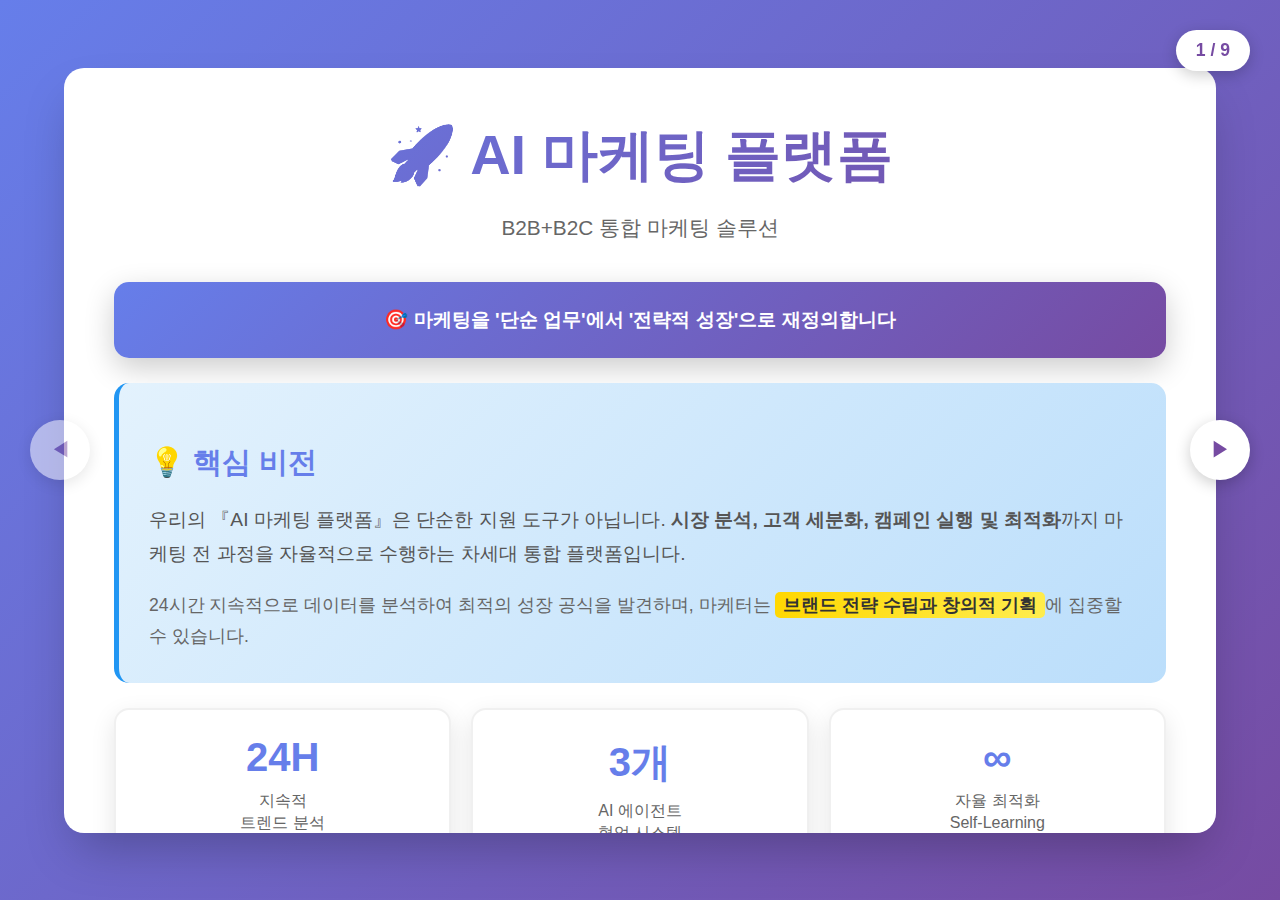
<file: marketting/index.html>
<!DOCTYPE html>
<html lang="ko">
<head>
    <meta charset="UTF-8">
    <meta name="viewport" content="width=device-width, initial-scale=1.0">
    <title>AI 마케팅 플랫폼 - 경영진 제안서</title>
    <link rel="stylesheet" href="styles.css">
</head>
<body>
    <div class="presentation-container">
        <!-- Slide 1: Title -->
        <div class="slide active">
            <div class="logo">🚀 AI 마케팅 플랫폼</div>
            <div class="subtitle">B2B+B2C 통합 마케팅 솔루션</div>
            
            <div class="highlight-box">
                🎯 <strong>마케팅을 '단순 업무'에서 '전략적 성장'으로 재정의합니다</strong>
            </div>
            
            <div class="vision-section">
                <h2>💡 핵심 비전</h2>
                <p style="font-size: 1.2em; line-height: 1.8; color: #555;">
                    우리의 『AI 마케팅 플랫폼』은 단순한 지원 도구가 아닙니다. 
                    <strong>시장 분석, 고객 세분화, 캠페인 실행 및 최적화</strong>까지 
                    마케팅 전 과정을 자율적으로 수행하는 차세대 통합 플랫폼입니다.
                </p>
                <br>
                <p style="font-size: 1.1em; line-height: 1.8; color: #666;">
                    24시간 지속적으로 데이터를 분석하여 최적의 성장 공식을 발견하며, 
                    마케터는 <span class="highlight">브랜드 전략 수립과 창의적 기획</span>에 집중할 수 있습니다.
                </p>
            </div>

            <div class="stats-grid">
                <div class="stat-card">
                    <div class="stat-number">24H</div>
                    <div class="stat-label">지속적<br>트렌드 분석</div>
                </div>
                <div class="stat-card">
                    <div class="stat-number">3개</div>
                    <div class="stat-label">AI 에이전트<br>협업 시스템</div>
                </div>
                <div class="stat-card">
                    <div class="stat-number">∞</div>
                    <div class="stat-label">자율 최적화<br>Self-Learning</div>
                </div>
            </div>
        </div>

        <!-- Slide 2: Market Opportunity -->
        <div class="slide">
            <h1>📊 시장 기회</h1>
            
            <div class="highlight-box">
                🚀 <strong>AI 마케팅 + AI 에이전트 두 시장 동시 진입</strong> 🚀
            </div>

            <div class="vision-section">
                <h2 style="text-align: center;">🎯 입증된 성장 vs 미래 전망</h2>
                <div style="display: grid; grid-template-columns: repeat(2, 1fr); gap: 30px; margin-top: 25px;">
                    <div style="background: linear-gradient(135deg, #667eea 0%, #764ba2 100%); color: white; padding: 25px; border-radius: 15px;">
                        <h3 style="color: white; text-align: center;">AI 마케팅 시장</h3>
                        <div style="text-align: center; margin: 20px 0;">
                            <div style="font-size: 1.3em; font-weight: bold; margin-bottom: 10px;">입증된 성장</div>
                            <div style="font-size: 1.5em;">16조 → 37조</div>
                            <div style="font-size: 0.8em; margin-bottom: 15px;">2022년 → 2024년 (실제 성장)</div>
                            <div style="font-size: 1.3em; font-weight: bold; margin-bottom: 10px;">미래 전망</div>
                            <div style="font-size: 1.5em;">37조 → 278조</div>
                            <div style="font-size: 0.8em;">2024년 → 2033년 예상 (26.7% CAGR)</div>
                        </div>
                        <ul style="font-size: 0.85em;">
                            <li>마케팅 자동화 솔루션</li>
                            <li>개인화 캠페인 관리</li>
                            <li>고객 여정 최적화</li>
                        </ul>
                    </div>
                    <div style="background: linear-gradient(135deg, #f093fb 0%, #f5576c 100%); color: white; padding: 25px; border-radius: 15px;">
                        <h3 style="color: white; text-align: center;">AI 에이전트 시장</h3>
                        <div style="text-align: center; margin: 20px 0;">
                            <div style="font-size: 1.3em; font-weight: bold; margin-bottom: 10px;">신흥 시장</div>
                            <div style="font-size: 1.5em;">2조 → 7조</div>
                            <div style="font-size: 0.8em; margin-bottom: 15px;">2022년 → 2024년 (급성장)</div>
                            <div style="font-size: 1.3em; font-weight: bold; margin-bottom: 10px;">미래 전망</div>
                            <div style="font-size: 1.5em;">7조 → 65조</div>
                            <div style="font-size: 0.8em;">2024년 → 2030년 예상 (45.8% CAGR)</div>
                        </div>
                        <ul style="font-size: 0.85em;">
                            <li>자율 의사결정 시스템</li>
                            <li>멀티 에이전트 협업</li>
                            <li>지능형 자동화</li>
                        </ul>
                    </div>
                </div>
            </div>

            <div class="competitive-advantage">
                <h2 style="color: white; text-align: center;">⚡ 시너지 효과: 1+1 > 2</h2>
                <div style="display: grid; grid-template-columns: repeat(3, 1fr); gap: 20px; margin-top: 25px;">
                    <div style="text-align: center; background: rgba(255,255,255,0.1); padding: 20px; border-radius: 10px;">
                        <h4 style="color: #ffd93d;">기술적 시너지</h4>
                        <p style="font-size: 0.9em; margin-top: 10px;">
                            3개 AI 에이전트가<br>
                            마케팅 프로세스를<br>
                            <strong>완전 자동화</strong>
                        </p>
                    </div>
                    <div style="text-align: center; background: rgba(255,255,255,0.1); padding: 20px; border-radius: 10px;">
                        <h4 style="color: #ffd93d;">시장 확장성</h4>
                        <p style="font-size: 0.9em; margin-top: 10px;">
                            마케팅 솔루션을<br>
                            다른 업무 영역으로<br>
                            <strong>확장 가능</strong>
                        </p>
                    </div>
                    <div style="text-align: center; background: rgba(255,255,255,0.1); padding: 20px; border-radius: 10px;">
                        <h4 style="color: #ffd93d;">차별화 우위</h4>
                        <p style="font-size: 0.9em; margin-top: 10px;">
                            단순 툴이 아닌<br>
                            지능형 에이전트로<br>
                            <strong>포지셔닝</strong>
                        </p>
                    </div>
                </div>
            </div>

            <div class="vision-section">
                <h2>🇰🇷 국내 시장 현황</h2>
                <div style="display: grid; grid-template-columns: repeat(2, 1fr); gap: 25px; margin-top: 20px;">
                    <div style="background: linear-gradient(135deg, #2196f3 0%, #1976d2 100%); color: white; padding: 25px; border-radius: 15px;">
                        <h3 style="color: white; text-align: center;">디지털 광고 시장</h3>
                        <div style="text-align: center; margin: 20px 0;">
                            <div style="font-size: 1.3em; font-weight: bold; margin-bottom: 10px;">실제 성장</div>
                            <div style="font-size: 1.5em;">7.8조 → 9.3조</div>
                            <div style="font-size: 0.8em; margin-bottom: 15px;">2022년 → 2023년 (19% 성장)</div>
                            <div style="font-size: 1.3em; font-weight: bold; margin-bottom: 10px;">예상 규모</div>
                            <div style="font-size: 1.5em;">9.3조 → 15조</div>
                            <div style="font-size: 0.8em;">2023년 → 2028년 예상</div>
                        </div>
                    </div>
                    <div style="background: linear-gradient(135deg, #4caf50 0%, #388e3c 100%); color: white; padding: 25px; border-radius: 15px;">
                        <h3 style="color: white; text-align: center;">마케팅 자동화 시장</h3>
                        <div style="text-align: center; margin: 20px 0;">
                            <div style="font-size: 1.3em; font-weight: bold; margin-bottom: 10px;">현재 규모</div>
                            <div style="font-size: 1.5em;">3.5조 → 5.2조</div>
                            <div style="font-size: 0.8em; margin-bottom: 15px;">2022년 → 2024년 (48% 성장)</div>
                            <div style="font-size: 1.3em; font-weight: bold; margin-bottom: 10px;">성장 전망</div>
                            <div style="font-size: 1.5em;">5.2조 → 22조</div>
                            <div style="font-size: 0.8em;">2024년 → 2030년 예상 (27% CAGR)</div>
                        </div>
                    </div>
                </div>
            </div>

            <div class="advantage-grid">
                <div class="feature-card">
                    <div class="feature-title">🔥 시장 성장 동력</div>
                    <ul>
                        <li>개인화 마케팅 수요 급증</li>
                        <li>자율 AI 시스템 도입 가속화</li>
                        <li>즉시 데이터 분석 필요성</li>
                        <li>멀티채널 통합 관리 필수화</li>
                    </ul>
                </div>
                <div class="feature-card">
                    <div class="feature-title">🚪 시장 진입 기회</div>
                    <ul>
                        <li>국내 전문 솔루션 공백</li>
                        <li>AI 에이전트 기술 초기 단계</li>
                        <li>한국 시장 특화 요구</li>
                        <li>두 시장 융합 솔루션 부재</li>
                    </ul>
                </div>
            </div>
        </div>

        <!-- Slide 3: Core Architecture -->
        <div class="slide">
            <h1>🧠 핵심 아키텍처</h1>
            
            <div class="highlight-box">
                ⚡ <strong>3개 전문 AI 에이전트의 협업 아키텍처</strong> ⚡
            </div>
            
            <div class="feature-grid">
                <div class="feature-card">
                    <div class="feature-title">① 📊 시장의 흐름을 감지하는 AI 트렌드 분석가</div>
                    <ul>
                        <li>소셜미디어, 유튜브, 온라인 커뮤니티 지속 분석</li>
                        <li>텍스트, 이미지, 영상에서 트렌드 신호 포착</li>
                        <li>결과물: <span class="highlight">트렌드 DNA</span> (채널, 소비자, 감성, 확산 속도)</li>
                    </ul>
                    <div class="tech-stack">
                        <strong>🔄 작동 프로세스:</strong>
                        <ol style="margin-top: 10px; font-size: 0.9em;">
                            <li><strong>데이터 수집:</strong> 인스타그램, 유튜브, 네이버 등 24시간 모니터링</li>
                            <li><strong>신호 감지:</strong> 키워드 급증, 이미지 패턴, 인플루언서 영향도 분석</li>
                            <li><strong>트렌드 DNA 생성:</strong> AI가 트렌드명 자동 명명, 핵심 고객층 분석</li>
                        </ol>
                    </div>
                </div>

                <div class="feature-card">
                    <div class="feature-title">② 👥 고객의 마음을 읽는 AI 페르소나 분석가</div>
                    <ul>
                        <li>트렌드 DNA + 내부 CRM 데이터 즉시 융합</li>
                        <li>행동과 관심사 기반 동적 세분화</li>
                        <li>결과물: <span class="highlight">동적 페르소나</span> 자동 생성 및 분류</li>
                    </ul>
                    <div class="tech-stack">
                        <strong>🔄 작동 프로세스:</strong>
                        <ol style="margin-top: 10px; font-size: 0.9em;">
                            <li><strong>데이터 융합:</strong> 트렌드 DNA와 내부 CRM 데이터 결합</li>
                            <li><strong>패턴 매칭:</strong> AI 기반 트렌드 관심도 점수화</li>
                            <li><strong>페르소나 생성:</strong> 동적 업데이트되는 실시간 세그먼트</li>
                        </ol>
                    </div>
                </div>

                <div class="feature-card">
                    <div class="feature-title">③ 🎯 최적의 전략을 실행하는 AI 마케팅 전략가</div>
                    <ul>
                        <li>페르소나별 최적 상품, 메시지, 채널 전략 수립</li>
                        <li>캠페인 자동 생성 및 집행 (API 연동)</li>
                        <li>결과물: <span class="highlight">자율 최적화</span> (Self-Optimization)</li>
                    </ul>
                    <div class="tech-stack">
                        <strong>🔄 작동 프로세스:</strong>
                        <ol style="margin-top: 10px; font-size: 0.9em;">
                            <li><strong>전략 수립:</strong> 페르소나별 맞춤 상품/메시지/채널 결정</li>
                            <li><strong>캠페인 실행:</strong> 크리에이티브 자동 생성 및 타겟팅</li>
                            <li><strong>지속 최적화:</strong> 성과 기반 예산 자동 재분배</li>
                        </ol>
                    </div>
                </div>
            </div>
        </div>

        <!-- Slide 4: Business Value -->
        <div class="slide">
            <h1>💎 사업 가치 및 기대 효과</h1>
            
            <div class="highlight-box">
                💪 <strong>B2B와 B2C를 동시에 혁신하는 통합 플랫폼</strong> 💪
            </div>

            <div class="feature-grid">
                <div class="competitive-advantage" style="margin: 0;">
                    <h3 style="color: white; text-align: center;">🏢 기업 고객 가치</h3>
                    <p style="text-align: center; margin-bottom: 15px;">(예: 아모레퍼시픽)</p>
                    <ul>
                        <li><strong>시간 단축:</strong> 주 단위 → 시간 단위 의사결정</li>
                        <li><strong>ROI 극대화:</strong> 데이터 기반 정밀 타겟팅</li>
                        <li><strong>신제품 성공률:</strong> 시장 니즈 정확한 예측</li>
                    </ul>
                </div>
                
                <div class="feature-card">
                    <div class="feature-title">👤 개인 고객 가치</div>
                    <p style="margin-bottom: 15px;">개인 맞춤형 쇼핑 컨시어지</p>
                    <ul>
                        <li><strong>AI 뷰티 컨설턴트:</strong> 피부 타입별 제품 추천</li>
                        <li><strong>트렌드 알림:</strong> 관심사 기반 신제품 발견</li>
                        <li><strong>가격 최적화:</strong> 개인별 할인/혜택 자동 적용</li>
                    </ul>
                </div>
            </div>

            <div class="vision-section">
                <h2>🎯 B2B 활용 시나리오</h2>
                <p style="line-height: 1.8; color: #666; font-size: 1.1em;">
                    <strong>사례:</strong> 아모레퍼시픽 '글로우 세럼' 신제품 출시<br><br>
                    <strong>AI 플랫폼 활용 과정:</strong><br>
                    • AI가 '글로우 메이크업' 트렌드를 즉시 감지<br>
                    • 관심 고객층을 자동으로 세분화하여 페르소나 생성<br>
                    • 각 페르소나별 맞춤형 메시지와 크리에이티브 자동 생성<br>
                    • 다채널 캠페인 동시 집행 및 즉시 성과 최적화
                </p>
            </div>

            <div class="stats-grid">
                <div class="stat-card">
                    <div class="stat-number">주→시간</div>
                    <div class="stat-label">트렌드 감지<br>→ 캠페인 실행</div>
                </div>
                <div class="stat-card">
                    <div class="stat-number">100%</div>
                    <div class="stat-label">데이터 기반<br>자동 의사결정</div>
                </div>
                <div class="stat-card">
                    <div class="stat-number">24/7</div>
                    <div class="stat-label">지속적 A/B 테스트<br>및 최적화</div>
                </div>
            </div>
        </div>

        <!-- Slide 5: Personal Shopping Assistant -->
        <div class="slide">
            <h1>🛍️ 개인 쇼핑 어시스턴트</h1>
            
            <div class="highlight-box">
                ⚡ <strong>독보적 차별화: AI가 개인 전용 쇼핑 컨시어지가 됩니다</strong> ⚡
            </div>
            
            <div class="competitive-advantage">
                <h2 style="color: white; text-align: center;">🚀 Phase 1: AI 트렌드 큐레이션 서비스</h2>
                <div style="text-align: center; margin-top: 25px;">
                    <p style="font-size: 1.2em; line-height: 1.8;">
                        <strong style="color: #ffd93d;">AI가 24시간 수집한 트렌드 인사이트를</strong><br>
                        개인 맞춤형으로 큐레이션하여 전달합니다
                    </p>
                    <div style="margin-top: 25px; padding: 20px; background: rgba(255,255,255,0.1); border-radius: 10px;">
                        <p style="font-size: 1.1em;">
                            📡 <strong>AI 크롤링</strong> → 🧠 <strong>트렌드 분석</strong> → 🎁 <strong>개인 추천</strong>
                        </p>
                    </div>
                </div>
            </div>

            <div class="feature-grid">
                <div class="feature-card">
                    <div class="feature-title">🎯 AI 기반 큐레이션</div>
                    <ul>
                        <li><strong>실시간 트렌드:</strong> SNS에서 뜨는 아이템 즉시 포착</li>
                        <li><strong>인플루언서 Pick:</strong> 유명인이 쓰는 제품 자동 발견</li>
                        <li><strong>가격 트래킹:</strong> 관심 상품 최저가 알림</li>
                    </ul>
                </div>
                
                <div class="feature-card">
                    <div class="feature-title">💡 스마트 쇼핑 도우미</div>
                    <ul>
                        <li><strong>리뷰 AI 요약:</strong> 수백 개 리뷰를 한눈에</li>
                        <li><strong>비교 분석:</strong> 유사 상품 장단점 정리</li>
                        <li><strong>구매 타이밍:</strong> 세일 예측 및 알림</li>
                    </ul>
                </div>
                
                <div class="feature-card">
                    <div class="feature-title">✨ 개인화 추천</div>
                    <ul>
                        <li><strong>취향 학습:</strong> 선호도 기반 제품 발견</li>
                        <li><strong>또래 인기템:</strong> 비슷한 연령대 Best</li>
                        <li><strong>시즌 매칭:</strong> 계절/이벤트별 추천</li>
                    </ul>
                </div>
            </div>

            <div class="vision-section">
                <h2>🎯 차별화 포인트: 모든 쇼핑몰을 하나로</h2>
                <div style="display: grid; grid-template-columns: repeat(2, 1fr); gap: 25px; margin-top: 20px;">
                    <div>
                        <h3 style="color: #e91e63;">❌ 기존 서비스 한계</h3>
                        <ul>
                            <li><strong>쿠팡:</strong> 쿠팡 내 상품만 추천</li>
                            <li><strong>네이버:</strong> 네이버 쇼핑 중심</li>
                            <li><strong>단편적:</strong> 플랫폼별 분산된 정보</li>
                        </ul>
                    </div>
                    <div>
                        <h3 style="color: #4caf50;">✅ 우리의 혁신</h3>
                        <ul>
                            <li><strong>통합 검색:</strong> 모든 쇼핑몰 한번에</li>
                            <li><strong>AI 큐레이션:</strong> 트렌드 기반 추천</li>
                            <li><strong>스마트 비교:</strong> AI가 최적 상품 선별</li>
                        </ul>
                    </div>
                </div>
                <div style="text-align: center; margin-top: 25px; padding: 15px; background: #fff3e0; border-radius: 10px;">
                    <p style="color: #f57c00; font-weight: bold;">
                        🎯 목표: "여기저기 찾아다니는 쇼핑 정보,<br>
                        <span style="font-size: 1.2em;">AI가 한 곳에서 똑똑하게 모아드립니다!"</span>
                    </p>
                </div>
            </div>
        </div>

        <!-- Slide 6: Commerce Integration -->
        <div class="slide">
            <h1>💳 직접 구매 연동</h1>
            
            <div class="highlight-box">
                🛒 <strong>"구매 연동이 게임 체인저입니다 - 데이터가 곧 경쟁력!"</strong> 🛒
            </div>

            <div class="competitive-advantage">
                <h2 style="color: white; text-align: center;">🎯 왜 구매 연동이 필수인가?</h2>
                <div class="advantage-grid" style="margin-top: 25px;">
                    <div class="advantage-item">
                        <h3 style="color: #ff6b6b;">Phase 1의 한계</h3>
                        <p style="font-size: 0.95em; line-height: 1.8;">
                            • AI가 트렌드는 알지만<br>
                            • 실제 구매 여부는 모름<br>
                            • 추천만 하고 끝<br>
                            • <strong>수익: 광고료 정도</strong>
                        </p>
                    </div>
                    <div class="advantage-item">
                        <h3 style="color: #ffd93d;">Phase 2의 혁신</h3>
                        <p style="font-size: 0.95em; line-height: 1.8;">
                            • 추천 → 구매까지 추적<br>
                            • 진짜 구매 데이터 확보<br>
                            • 양방향 데이터 순환 시작<br>
                            • <strong>수익: 거래 수수료 5-15%</strong>
                        </p>
                    </div>
                </div>
            </div>

            <div class="vision-section">
                <h2>💡 구매 연동 후 펼쳐지는 진짜 가치</h2>
                <div style="display: grid; grid-template-columns: repeat(2, 1fr); gap: 25px; margin-top: 20px;">
                    <div style="background: linear-gradient(135deg, #667eea 0%, #764ba2 100%); color: white; padding: 25px; border-radius: 15px;">
                        <h3 style="color: white; text-align: center;">🔄 데이터 생태계 완성</h3>
                        <div style="margin-top: 20px; font-size: 0.95em; line-height: 1.8;">
                            <strong>기업 → 개인:</strong><br>
                            • AI 트렌드 분석<br>
                            • 맞춤형 추천<br><br>
                            <strong>개인 → 기업:</strong><br>
                            • 실제 구매 데이터<br>
                            • 구매력/선호도 파악<br>
                            • 즉각적 시장 피드백
                        </div>
                    </div>
                    <div style="background: linear-gradient(135deg, #f093fb 0%, #f5576c 100%); color: white; padding: 25px; border-radius: 15px;">
                        <h3 style="color: white; text-align: center;">💰 수익 모델 혁신</h3>
                        <div style="margin-top: 20px; text-align: center;">
                            <p style="font-size: 1.1em; margin-bottom: 15px;">
                                <strong>Before:</strong> 클릭당 수십원
                            </p>
                            <p style="font-size: 1.8em; font-weight: bold; margin: 20px 0;">
                                ↓
                            </p>
                            <p style="font-size: 1.3em; font-weight: bold;">
                                <strong>After:</strong> 거래액의 5-15%
                            </p>
                            <p style="font-size: 1.1em; margin-top: 20px;">
                                월 거래액 1000억 시<br>
                                = <span style="font-size: 1.3em;">월 50-150억 수수료</span>
                            </p>
                        </div>
                    </div>
                </div>
            </div>

            <div class="stats-grid">
                <div class="stat-card">
                    <div class="stat-number">Phase 1</div>
                    <div class="stat-label">AI 추천만<br>→ <strong style="color: #666;">데이터 제한적</strong></div>
                </div>
                <div class="stat-card" style="border-color: #ff9800;">
                    <div class="stat-number" style="color: #ff9800;">Phase 2</div>
                    <div class="stat-label">구매 API 연동<br>→ <strong style="color: #ff9800;">실거래 데이터</strong></div>
                </div>
                <div class="stat-card" style="border-color: #4caf50;">
                    <div class="stat-number" style="color: #4caf50;">Phase 3</div>
                    <div class="stat-label">자체 풀필먼트<br>→ <strong style="color: #4caf50;">커머스 플랫폼</strong></div>
                </div>
            </div>

            <div class="feature-grid">
                <div class="feature-card">
                    <div class="feature-title">🚀 3단계 진화 전략</div>
                    <ol style="line-height: 1.8;">
                        <li><strong>중소 브랜드 입점:</strong> 빠른 상품 확보</li>
                        <li><strong>대형 커머스 API:</strong> 원클릭 구매 실현</li>
                        <li><strong>자체 물류:</strong> 완전한 커머스 OS</li>
                    </ol>
                </div>
                
                <div class="feature-card">
                    <div class="feature-title">🎯 구매 데이터의 힘</div>
                    <ul>
                        <li><strong>검색 → 구매 전환율</strong> 실시간 파악</li>
                        <li><strong>가격 민감도</strong> 정확한 측정</li>
                        <li><strong>카테고리별 구매력</strong> 세밀한 분석</li>
                        <li><strong>리피트 구매</strong> 패턴 예측</li>
                    </ul>
                </div>
            </div>

            <div style="text-align: center; margin-top: 30px; padding: 25px; background: linear-gradient(135deg, #ff6b6b 0%, #ffd93d 100%); border-radius: 15px; color: white;">
                <p style="font-size: 1.4em; font-weight: bold; line-height: 1.6;">
                    💎 "추천에서 끝나면 그저 또 하나의 큐레이션 앱<br>
                    구매까지 연결하면 <span style="font-size: 1.2em;">차세대 커머스 플랫폼"</span> 💎
                </p>
            </div>
        </div>

        <!-- Slide 7: Competitive Advantage -->
        <div class="slide">
            <h1>⚔️ 경쟁 우위</h1>
            
            <div class="highlight-box">
                💪 <strong>기존 솔루션 대비 차별화된 경쟁력</strong> 💪
            </div>

            <div style="overflow-x: auto; margin: 25px 0;">
                <table class="comparison-table">
                    <thead>
                        <tr>
                            <th style="text-align: left;">구분</th>
                            <th>기존 솔루션</th>
                            <th style="background: #ff6b6b;">🚀 우리 솔루션</th>
                        </tr>
                    </thead>
                    <tbody>
                        <tr>
                            <td style="font-weight: bold;">트렌드 분석</td>
                            <td>월/주 단위 리포트</td>
                            <td class="our-solution">24시간 지속 분석</td>
                        </tr>
                        <tr>
                            <td style="font-weight: bold;">페르소나 생성</td>
                            <td>정적, 수동 업데이트</td>
                            <td class="our-solution">동적, 자동 업데이트</td>
                        </tr>
                        <tr>
                            <td style="font-weight: bold;">캠페인 실행</td>
                            <td>플랫폼별 개별 관리</td>
                            <td class="our-solution">통합 자동 집행</td>
                        </tr>
                        <tr>
                            <td style="font-weight: bold;">최적화</td>
                            <td>담당자 수동 조정</td>
                            <td class="our-solution">AI 지속 최적화</td>
                        </tr>
                        <tr>
                            <td style="font-weight: bold;">데이터 범위</td>
                            <td>내부 데이터 중심</td>
                            <td class="our-solution">내부+외부 통합</td>
                        </tr>
                    </tbody>
                </table>
            </div>

            <div class="competitive-advantage">
                <h2 style="color: white; text-align: center;">🛡️ 핵심 경쟁력</h2>
                <div class="advantage-grid">
                    <div class="advantage-item">
                        <h4 style="color: #ffd93d;">🧠 기술적 우위</h4>
                        <ul style="font-size: 0.95em; line-height: 1.8;">
                            <li><strong>3개 AI 에이전트 협업</strong><br>업계 최초 통합 시스템</li>
                            <li><strong>즉시 트렌드 포착</strong><br>경쟁사 대비 10배 빠른 반응</li>
                            <li><strong>멀티모달 분석</strong><br>텍스트+이미지+영상 동시 처리</li>
                        </ul>
                    </div>
                    <div class="advantage-item">
                        <h4 style="color: #ffd93d;">💎 비즈니스 우위</h4>
                        <ul style="font-size: 0.95em; line-height: 1.8;">
                            <li><strong>B2B+B2C 시너지</strong><br>양방향 데이터 강화 효과</li>
                            <li><strong>한국 시장 특화</strong><br>네이버, 카카오 등 로컬 최적화</li>
                            <li><strong>확장 가능한 플랫폼</strong><br>커머스 생태계 통합 가능</li>
                        </ul>
                    </div>
                </div>
            </div>

            <div class="vision-section">
                <h2>🎯 경쟁사 현황 분석</h2>
                <div style="display: grid; grid-template-columns: repeat(2, 1fr); gap: 25px; margin-top: 20px;">
                    <div>
                        <h4>🌏 글로벌 플레이어</h4>
                        <ul>
                            <li><strong>Adobe Sensei:</strong> 크리에이티브 중심</li>
                            <li><strong>Salesforce Einstein:</strong> CRM 기반</li>
                            <li><strong>HubSpot:</strong> 인바운드 마케팅</li>
                            <li><strong>한계:</strong> 한국 시장 이해 부족</li>
                        </ul>
                    </div>
                    <div>
                        <h4>🇰🇷 국내 현황</h4>
                        <ul>
                            <li><strong>네이버 비즈니스:</strong> 광고 플랫폼</li>
                            <li><strong>카카오 비즈니스:</strong> 메신저 중심</li>
                            <li><strong>기존 에이전시:</strong> 수동 운영</li>
                            <li><strong>기회:</strong> 통합 자동화 솔루션 공백</li>
                        </ul>
                    </div>
                </div>
                
                <div style="text-align: center; margin-top: 25px; padding: 20px; background: #fff3e0; border-radius: 10px;">
                    <p style="font-size: 1.3em; font-weight: bold; color: #f57c00;">
                        ⚡ 결론: <span style="color: #e91e63;">완전 자동화된 통합 AI 마케팅 플랫폼은 시장에 존재하지 않습니다!</span> ⚡
                    </p>
                </div>
            </div>
        </div>

        <!-- Slide 8: Technical Feasibility -->
        <div class="slide">
            <h1>⚙️ 기술적 실현 가능성</h1>
            
            <div class="highlight-box">
                ✅ <strong>2025년 8월 기준: 충분히 구현 가능한 기술 수준</strong>
            </div>
            
            <div class="feature-grid">
                <div class="feature-card">
                    <div class="feature-title">🤖 멀티모달 AI & LLM</div>
                    <p>텍스트, 이미지, 영상 동시 이해</p>
                    <div class="tech-stack">
                        <strong>🏆 우수한 모델:</strong><br>
                        • GPT-5 (OpenAI)<br>
                        • Claude 4 Opus<br>
                        <strong>💰 가성비 모델:</strong><br>
                        • Gemini Flash 2.5<br>
                        • Llama 3.1 405B
                    </div>
                </div>
                
                <div class="feature-card">
                    <div class="feature-title">🎨 생성형 AI</div>
                    <p>맞춤 광고 카피/이미지 자동 생성</p>
                    <div class="tech-stack">
                        <strong>🏆 우수한 모델:</strong><br>
                        • DALL-E 4<br>
                        • Midjourney v8<br>
                        <strong>💰 가성비 모델:</strong><br>
                        • SDXL Turbo<br>
                        • Flux.1 Dev
                    </div>
                </div>
                
                <div class="feature-card">
                    <div class="feature-title">📊 머신러닝</div>
                    <p>고객 행동 예측 및 초세분화</p>
                    <div class="tech-stack">
                        <strong>🏆 우수한 모델:</strong><br>
                        • AutoML 3.0<br>
                        • TimeGPT<br>
                        <strong>💰 가성비 모델:</strong><br>
                        • LightGBM<br>
                        • ARIMA-X
                    </div>
                </div>
                
                <div class="feature-card">
                    <div class="feature-title">🔌 API 생태계</div>
                    <p>광고/마케팅 플랫폼 연동 인프라</p>
                    <div class="tech-stack">
                        <strong>🏆 프리미엄:</strong><br>
                        • Meta Marketing API v20<br>
                        • Google Ads API v16<br>
                        <strong>💰 스탠다드:</strong><br>
                        • Naver GFA<br>
                        • TikTok Business API
                    </div>
                </div>
            </div>

            <div class="vision-section">
                <h2>🎯 핵심 성공 과제</h2>
                <div class="feature-grid" style="margin-top: 20px;">
                    <div class="feature-card" style="border-left-color: #ff9800;">
                        <div class="feature-title" style="color: #ff9800;">1. 고도의 시스템 엔지니어링</div>
                        <p>분산 시스템 통합 및 대용량 데이터 처리</p>
                        <p style="margin-top: 10px; font-size: 0.9em; color: #666;">
                            💡 수백만 건의 데이터를 즉시 처리하고, 다양한 API를 안정적으로 통합하는 고도화된 아키텍처 설계가 필요합니다.
                        </p>
                    </div>
                    
                    <div class="feature-card" style="border-left-color: #e91e63;">
                        <div class="feature-title" style="color: #e91e63;">2. 데이터 품질 관리</div>
                        <p>고품질 데이터 확보 및 지속적 정제</p>
                        <p style="margin-top: 10px; font-size: 0.9em; color: #666;">
                            💡 AI의 판단 정확도는 데이터 품질에 직결됩니다. 노이즈 제거, 중복 처리, 정규화 등 체계적인 데이터 파이프라인이 필수입니다.
                        </p>
                    </div>
                    
                    <div class="feature-card" style="border-left-color: #4caf50;">
                        <div class="feature-title" style="color: #4caf50;">3. MLOps</div>
                        <p>AI 모델 성능 지속 관리 및 개선</p>
                        <p style="margin-top: 10px; font-size: 0.9em; color: #666;">
                            💡 시장과 소비자 행동은 지속적으로 변화합니다. A/B 테스트, 모델 버전 관리, 자동 재학습 등의 체계가 필요합니다.
                        </p>
                    </div>
                    
                    <div class="feature-card" style="border-left-color: #9c27b0;">
                        <div class="feature-title" style="color: #9c27b0;">4. Human-in-the-loop</div>
                        <p>브랜드 정체성 보호 및 리스크 방지 시스템</p>
                        <p style="margin-top: 10px; font-size: 0.9em; color: #666;">
                            💡 AI의 자율성과 인간의 통제력 사이의 균형이 중요합니다. 브랜드 가이드라인 준수와 위험 상황 대응을 위한 안전장치가 필요합니다.
                        </p>
                    </div>
                </div>
            </div>
        </div>

        <!-- Slide 9: Conclusion -->
        <div class="slide">
            <h1>🚀 최적의 시장 진입 시점</h1>
            
            <div class="highlight-box">
                ⏰ <strong>지금이 시장 선점의 골든타임입니다</strong>
            </div>

            <div class="stats-grid">
                <div class="stat-card">
                    <div class="stat-number" style="color: #ff6b6b;">2025</div>
                    <div class="stat-label">AI 커머스<br><strong>원년</strong></div>
                </div>
                <div class="stat-card">
                    <div class="stat-number" style="color: #ff6b6b;">통합</div>
                    <div class="stat-label">B2B+B2C<br><strong>양면 플랫폼</strong></div>
                </div>
                <div class="stat-card">
                    <div class="stat-number" style="color: #ff6b6b;">혁신</div>
                    <div class="stat-label">트렌드→페르소나→캠페인<br><strong>완전 자동화</strong></div>
                </div>
            </div>

            <div class="competitive-advantage">
                <h2 style="color: white; text-align: center;">💎 우리가 구현할 미래</h2>
                <div class="advantage-grid">
                    <div class="advantage-item">
                        <h3 style="color: #ffd93d;">🏢 기업에게</h3>
                        <p style="font-size: 1.1em; line-height: 1.8;">
                            <strong>"마케팅이 과학이 됩니다"</strong><br>
                            데이터 기반 24시간 자동 마케팅<br>
                            운영 효율 극대화, ROI 최적화
                        </p>
                    </div>
                    <div class="advantage-item">
                        <h3 style="color: #ffd93d;">👤 개인에게</h3>
                        <p style="font-size: 1.1em; line-height: 1.8;">
                            <strong>"커머스 경험을 혁신합니다"</strong><br>
                            AI가 먼저 찾아주는 완벽한 상품<br>
                            시간 절약, 만족도 극대화
                        </p>
                    </div>
                </div>
            </div>

            <div class="vision-section">
                <h2>🎯 핵심 차별화 요소</h2>
                <div style="display: grid; grid-template-columns: repeat(3, 1fr); gap: 20px; margin-top: 25px; text-align: center;">
                    <div class="stat-card">
                        <h3 style="color: #667eea;">기술력</h3>
                        <p style="font-size: 1.1em;">
                            3개 AI 에이전트<br>
                            협업 시스템<br>
                            <strong>지속 최적화</strong>
                        </p>
                    </div>
                    <div class="stat-card">
                        <h3 style="color: #667eea;">데이터 시너지</h3>
                        <p style="font-size: 1.1em;">
                            기업-개인 데이터<br>
                            양방향 순환<br>
                            <strong>네트워크 효과</strong>
                        </p>
                    </div>
                    <div class="stat-card">
                        <h3 style="color: #667eea;">비즈니스 모델</h3>
                        <p style="font-size: 1.1em;">
                            B2B 기업<br>
                            B2C 개인<br>
                            <strong>다중 수익원</strong>
                        </p>
                    </div>
                </div>
            </div>

            <div class="final-cta">
                <h2 style="color: white; font-size: 2.5em; margin-bottom: 20px; text-shadow: 2px 2px 4px rgba(0,0,0,0.3);">
                    🔥 차세대 마케팅 플랫폼 🔥
                </h2>
                <p style="font-size: 1.5em; line-height: 1.6; font-weight: bold;">
                    "쿠팡이 커머스를 재정의했다면,<br>
                    우리는 마케팅을 재정의합니다"
                </p>
                <p style="margin-top: 30px; font-size: 1.4em; line-height: 1.6;">
                    <span style="font-size: 1.6em; font-weight: bold; color: #ffd93d; text-shadow: 1px 1px 2px rgba(0,0,0,0.3);">
                        13년. 이제는 시작해도 됩니다.
                    </span>
                </p>
            </div>
        </div>
    </div>

    <div class="navigation">
        <button class="nav-btn" id="prevBtn" onclick="changeSlide(-1)">◀</button>
        <button class="nav-btn" id="nextBtn" onclick="changeSlide(1)">▶</button>
    </div>

    <div class="slide-indicator">
        <span id="current">1</span> / <span id="total">9</span>
    </div>
    <script src="script.js"></script>
</body>
</html>
</file>
<file: marketting/styles.css>
* {
    margin: 0;
    padding: 0;
    box-sizing: border-box;
}

html {
    scroll-behavior: smooth;
}

body {
    font-family: 'Segoe UI', Tahoma, Geneva, Verdana, sans-serif;
    background: linear-gradient(135deg, #667eea 0%, #764ba2 100%);
    overflow: hidden;
    color: #333;
}

.presentation-container {
    width: 100vw;
    height: 100vh;
    display: flex;
    align-items: center;
    justify-content: center;
    position: relative;
}

.slide {
    width: 90%;
    max-width: 1200px;
    height: 85vh;
    background: white;
    border-radius: 20px;
    box-shadow: 0 25px 50px -12px rgba(0, 0, 0, 0.25);
    padding: 50px;
    display: none;
    animation: slideIn 0.5s ease-out;
    overflow-y: auto;
    scroll-behavior: smooth;
    scrollbar-width: thin;
    scrollbar-color: #667eea rgba(255, 255, 255, 0.1);
}

.slide.active {
    display: block;
}

@keyframes slideIn {
    from {
        opacity: 0;
        transform: translateX(50px);
    }
    to {
        opacity: 1;
        transform: translateX(0);
    }
}

h1 {
    color: #764ba2;
    font-size: 2.5em;
    margin-bottom: 30px;
    border-bottom: 3px solid #667eea;
    padding-bottom: 15px;
    text-align: center;
}

h2 {
    color: #667eea;
    font-size: 1.8em;
    margin: 30px 0 20px;
}

h3 {
    color: #764ba2;
    font-size: 1.4em;
    margin: 20px 0 15px;
}

.logo {
    font-size: 3.5em;
    background: linear-gradient(135deg, #667eea, #764ba2);
    -webkit-background-clip: text;
    -webkit-text-fill-color: transparent;
    font-weight: bold;
    text-align: center;
    margin-bottom: 20px;
}

.subtitle {
    text-align: center;
    color: #666;
    font-size: 1.3em;
    margin-bottom: 40px;
}

.highlight-box {
    background: linear-gradient(135deg, #667eea 0%, #764ba2 100%);
    color: white;
    padding: 25px;
    border-radius: 15px;
    margin: 20px 0;
    text-align: center;
    font-size: 1.2em;
    font-weight: bold;
    box-shadow: 0 10px 30px rgba(0, 0, 0, 0.2);
}

.stats-grid {
    display: grid;
    grid-template-columns: repeat(3, 1fr);
    gap: 20px;
    margin: 25px 0;
}

.stat-card {
    background: white;
    padding: 25px;
    border-radius: 15px;
    text-align: center;
    box-shadow: 0 8px 25px rgba(0, 0, 0, 0.1);
    border: 2px solid #f0f0f0;
    transition: all 0.3s ease;
}

.stat-card:hover {
    transform: translateY(-5px);
    border-color: #667eea;
}

.stat-number {
    font-size: 2.5em;
    color: #667eea;
    font-weight: bold;
    margin-bottom: 10px;
}

.stat-label {
    color: #666;
    font-size: 1em;
    line-height: 1.4;
}

.feature-grid {
    display: grid;
    grid-template-columns: repeat(auto-fit, minmax(250px, 1fr));
    gap: 20px;
    margin: 30px 0;
}

/* 4개 카드 섹션 강제 한 줄 배치 */
.vision-section .feature-grid {
    grid-template-columns: repeat(4, 1fr);
    gap: 15px;
}

.feature-card {
    background: #f8f9fa;
    padding: 25px;
    border-radius: 15px;
    border-left: 5px solid #667eea;
    transition: all 0.3s ease;
}

.feature-card:hover {
    transform: translateY(-3px);
    box-shadow: 0 10px 25px rgba(0, 0, 0, 0.1);
}

.feature-title {
    color: #764ba2;
    font-size: 1.3em;
    font-weight: bold;
    margin-bottom: 15px;
    display: flex;
    align-items: center;
    gap: 10px;
}

.comparison-table {
    width: 100%;
    border-collapse: collapse;
    background: white;
    border-radius: 15px;
    overflow: hidden;
    box-shadow: 0 8px 25px rgba(0, 0, 0, 0.1);
    margin: 25px 0;
}

.comparison-table th {
    background: linear-gradient(135deg, #667eea 0%, #764ba2 100%);
    color: white;
    padding: 20px;
    text-align: center;
    font-size: 1.1em;
}

.comparison-table td {
    padding: 15px;
    text-align: center;
    border-bottom: 1px solid #eee;
}

.comparison-table tr:nth-child(even) {
    background: #f8f9fa;
}

.our-solution {
    background: #e8f5e9 !important;
    font-weight: bold;
    color: #2e7d32;
}

.competitive-advantage {
    background: linear-gradient(135deg, #f093fb 0%, #f5576c 100%);
    color: white;
    padding: 30px;
    border-radius: 15px;
    margin: 25px 0;
}

.advantage-grid {
    display: grid;
    grid-template-columns: repeat(2, 1fr);
    gap: 25px;
    margin-top: 20px;
}

.advantage-item {
    background: rgba(255, 255, 255, 0.1);
    padding: 20px;
    border-radius: 10px;
}

.navigation {
    position: fixed;
    width: 100%;
    height: 100%;
    top: 0;
    left: 0;
    z-index: 1000;
    pointer-events: none;
}

#prevBtn {
    position: fixed;
    left: 30px;
    top: 50%;
    transform: translateY(-50%);
    pointer-events: auto;
}

#nextBtn {
    position: fixed;
    right: 30px;
    top: 50%;
    transform: translateY(-50%);
    pointer-events: auto;
}

.nav-btn {
    background: white;
    color: #764ba2;
    border: none;
    padding: 15px 20px;
    border-radius: 50%;
    font-size: 1.2em;
    cursor: pointer;
    transition: all 0.3s ease;
    box-shadow: 0 4px 15px rgba(0, 0, 0, 0.2);
    font-weight: bold;
    width: 60px;
    height: 60px;
    display: flex;
    align-items: center;
    justify-content: center;
}

.nav-btn:hover:not(:disabled) {
    background: #764ba2;
    color: white;
    transform: scale(1.1);
}

#prevBtn:hover:not(:disabled) {
    transform: translateY(-50%) scale(1.1);
}

#nextBtn:hover:not(:disabled) {
    transform: translateY(-50%) scale(1.1);
}

.nav-btn:disabled {
    opacity: 0.5;
    cursor: not-allowed;
}

.slide-indicator {
    position: fixed;
    top: 30px;
    right: 30px;
    background: white;
    padding: 10px 20px;
    border-radius: 25px;
    box-shadow: 0 4px 15px rgba(0, 0, 0, 0.2);
    font-weight: bold;
    color: #764ba2;
    font-size: 1.1em;
}

.highlight {
    background: linear-gradient(120deg, #ffd700 0%, #ffed4e 100%);
    padding: 3px 8px;
    border-radius: 5px;
    font-weight: bold;
    color: #333;
}

ul, ol {
    margin-left: 25px;
    line-height: 1.8;
}

li {
    margin: 10px 0;
}

.vision-section {
    background: linear-gradient(135deg, #e3f2fd 0%, #bbdefb 100%);
    padding: 30px;
    border-radius: 15px;
    margin: 25px 0;
    border-left: 5px solid #2196f3;
}

.tech-stack {
    background: #fff3e0;
    padding: 20px;
    border-radius: 10px;
    margin: 15px 0;
    border-left: 4px solid #ff9800;
}

.final-cta {
    background: linear-gradient(135deg, #ff6b6b 0%, #ffd93d 100%);
    color: white;
    padding: 40px;
    border-radius: 15px;
    text-align: center;
    margin: 30px 0;
    box-shadow: 0 20px 40px rgba(255, 107, 107, 0.3);
}

/* 커스텀 스크롤바 스타일링 */
.slide::-webkit-scrollbar {
    width: 12px;
}

.slide::-webkit-scrollbar-track {
    background: rgba(255, 255, 255, 0.1);
    border-radius: 10px;
    margin: 10px 0;
}

.slide::-webkit-scrollbar-thumb {
    background: linear-gradient(135deg, #667eea 0%, #764ba2 100%);
    border-radius: 10px;
    border: 2px solid rgba(255, 255, 255, 0.2);
    box-shadow: 0 2px 10px rgba(0, 0, 0, 0.1);
}

.slide::-webkit-scrollbar-thumb:hover {
    background: linear-gradient(135deg, #5a6fd8 0%, #6a4190 100%);
    box-shadow: 0 4px 15px rgba(0, 0, 0, 0.2);
    transform: scale(1.05);
}

.slide::-webkit-scrollbar-corner {
    background: transparent;
}

/* 스크롤바 추가 효과 */
.slide::-webkit-scrollbar-thumb:active {
    background: linear-gradient(135deg, #4a5bc4 0%, #5a397e 100%);
}

/* 모바일 환경에서도 부드러운 스크롤 */
@media (max-width: 768px) {
    .slide::-webkit-scrollbar {
        width: 8px;
    }
    
    .slide::-webkit-scrollbar-thumb {
        border: 1px solid rgba(255, 255, 255, 0.2);
    }
}
</file>
